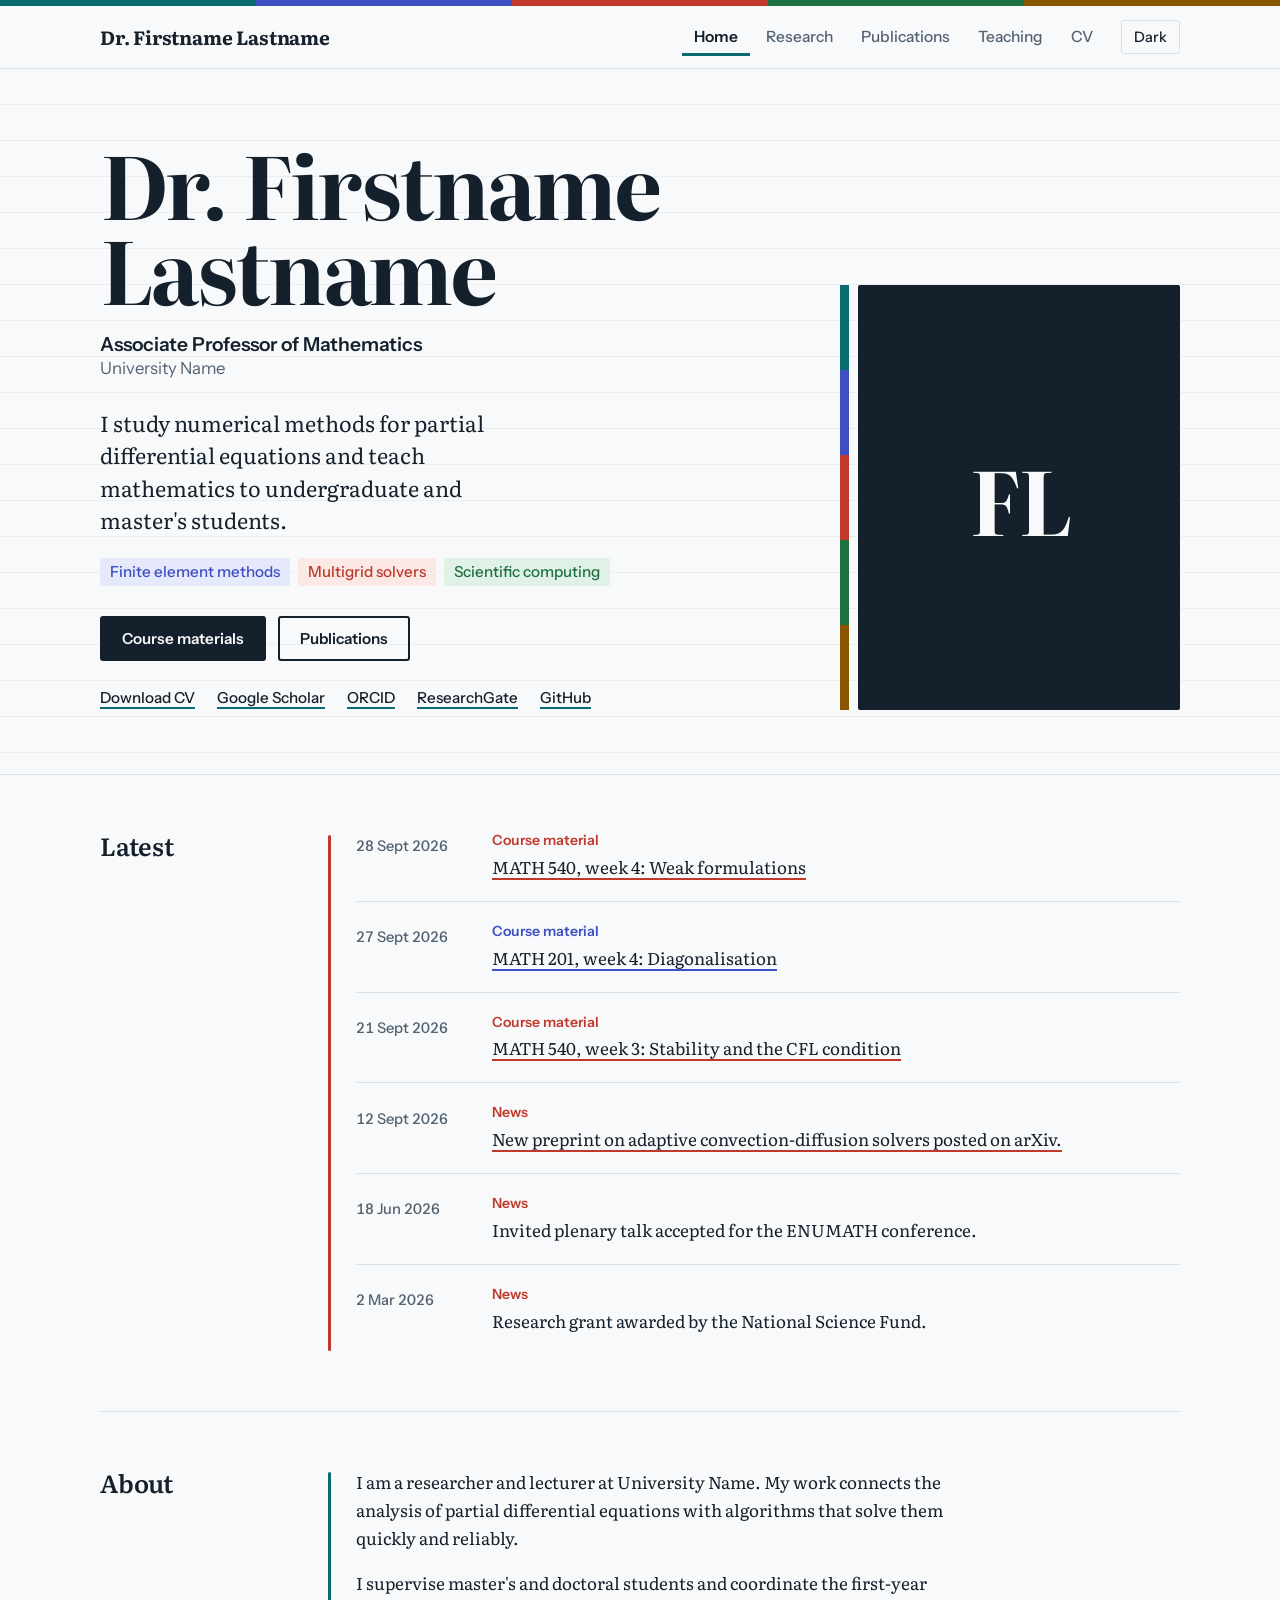
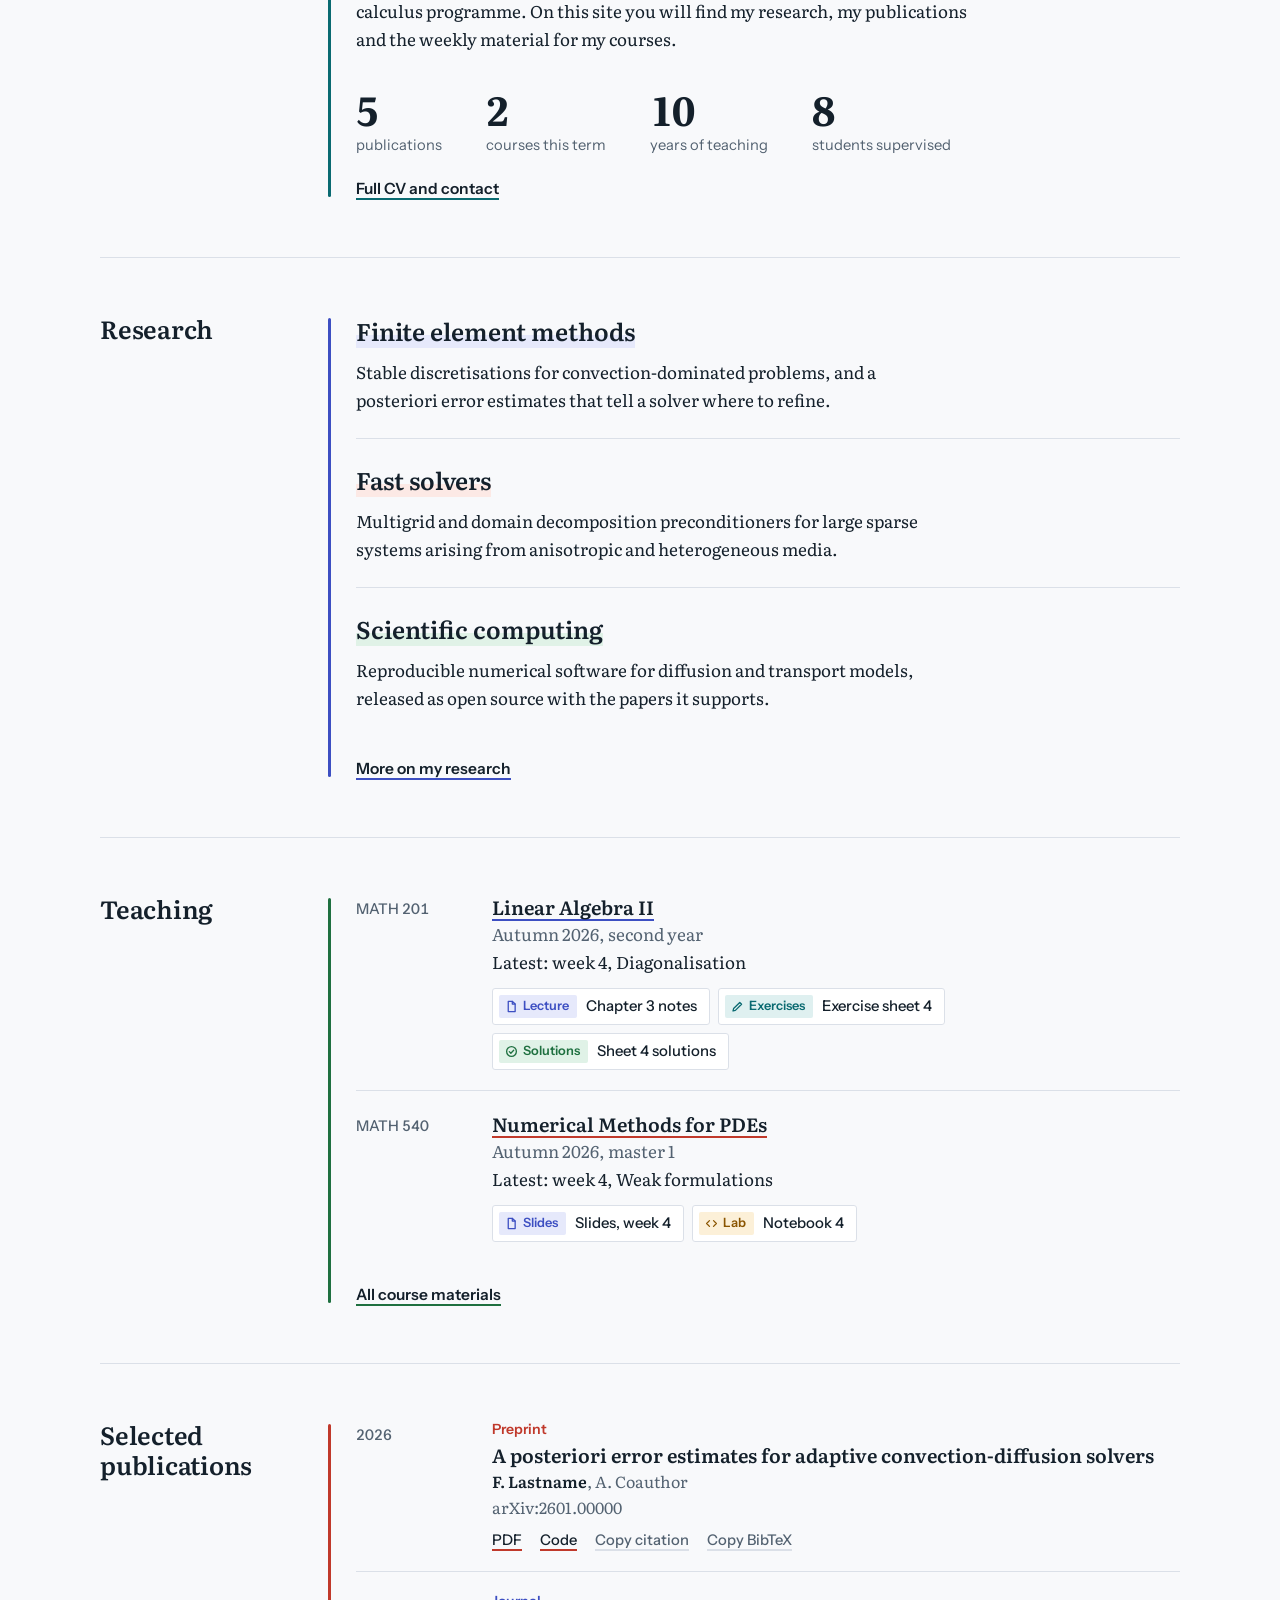
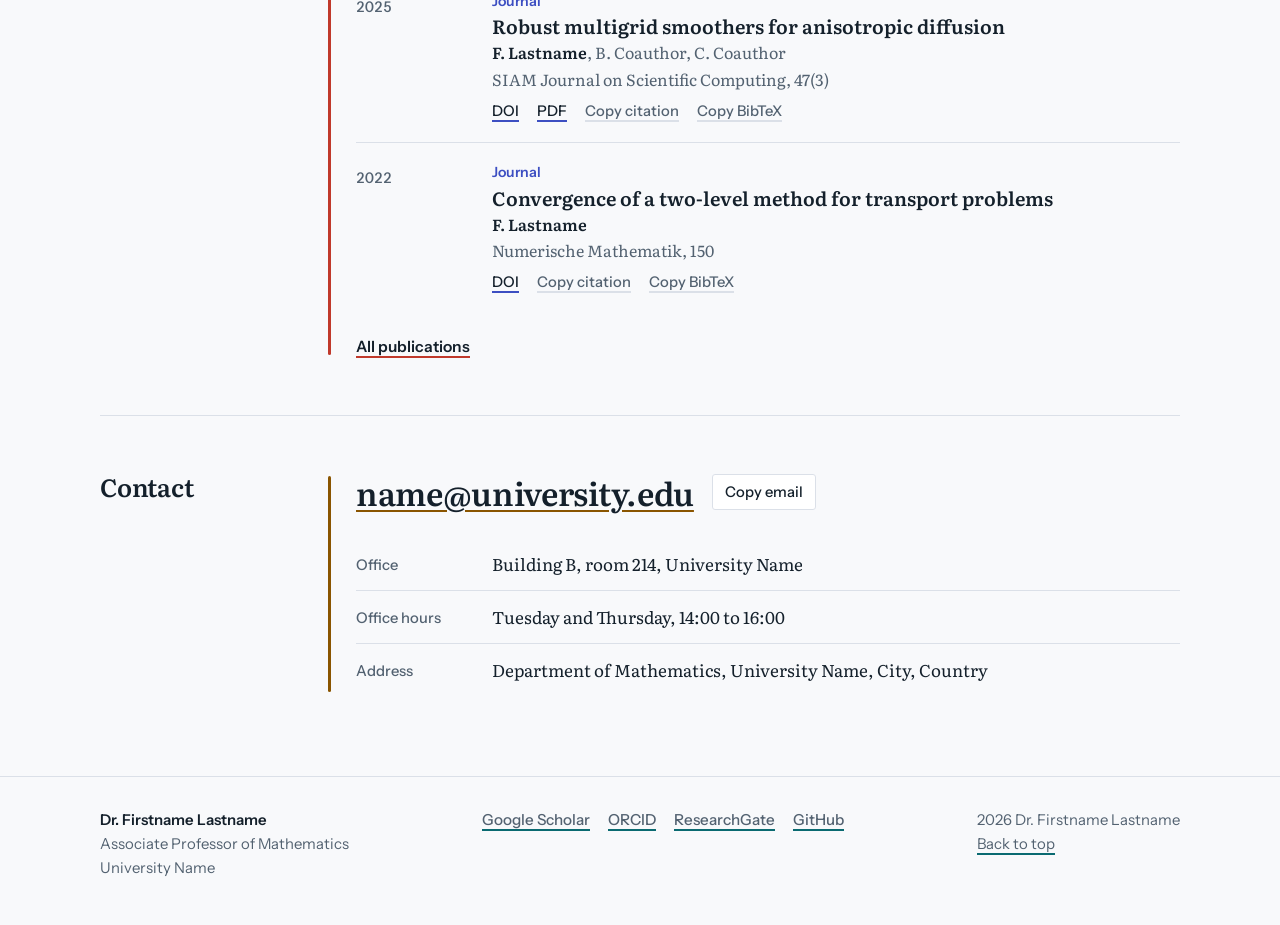
<file: index.html>
<!doctype html>
<html lang="en">
<head>
<meta charset="utf-8">
<meta name="viewport" content="width=device-width, initial-scale=1, viewport-fit=cover">
<title>Academic website</title>
<meta name="description" content="Academic website with research, publications and course materials.">
<link rel="preconnect" href="https://fonts.googleapis.com">
<link rel="preconnect" href="https://fonts.gstatic.com" crossorigin>
<link rel="stylesheet" href="https://fonts.googleapis.com/css2?family=Instrument+Sans:wght@400..700&family=Literata:ital,opsz,wght@0,7..72,300..800;1,7..72,300..800&display=swap">
<link rel="icon" href="assets/favicon.svg" type="image/svg+xml">
<link rel="stylesheet" href="assets/style.css">
<script>try{var t=localStorage.getItem("theme");if(t)document.documentElement.dataset.theme=t}catch(e){}</script>
</head>
<body>
<div id="hdr"></div>
<main id="main"><div id="app" data-page="home"></div></main>
<div id="ftr"></div>
<noscript><p style="padding:24px;font-family:sans-serif">This site needs JavaScript to show its content. Please enable it in your browser.</p></noscript>
<script src="data.js"></script>
<script src="assets/site.js"></script>
</body>
</html>
</file>
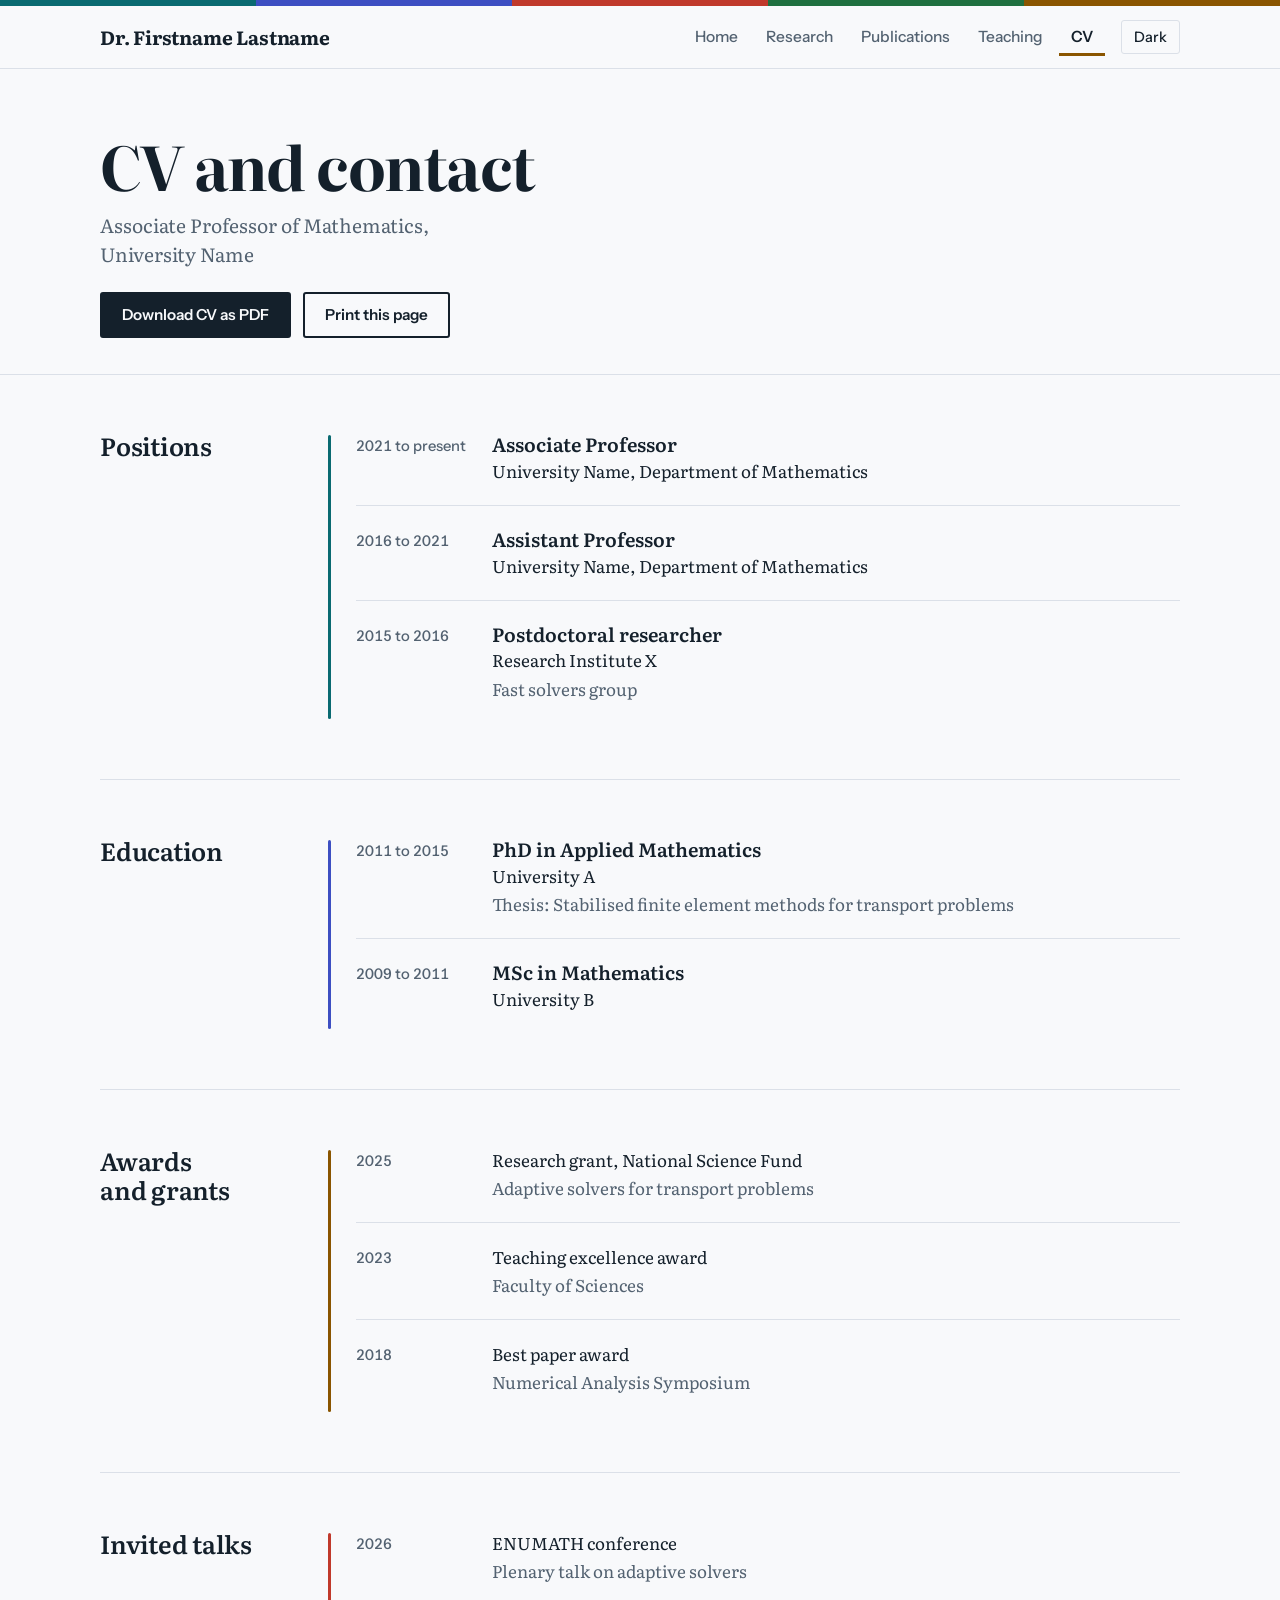
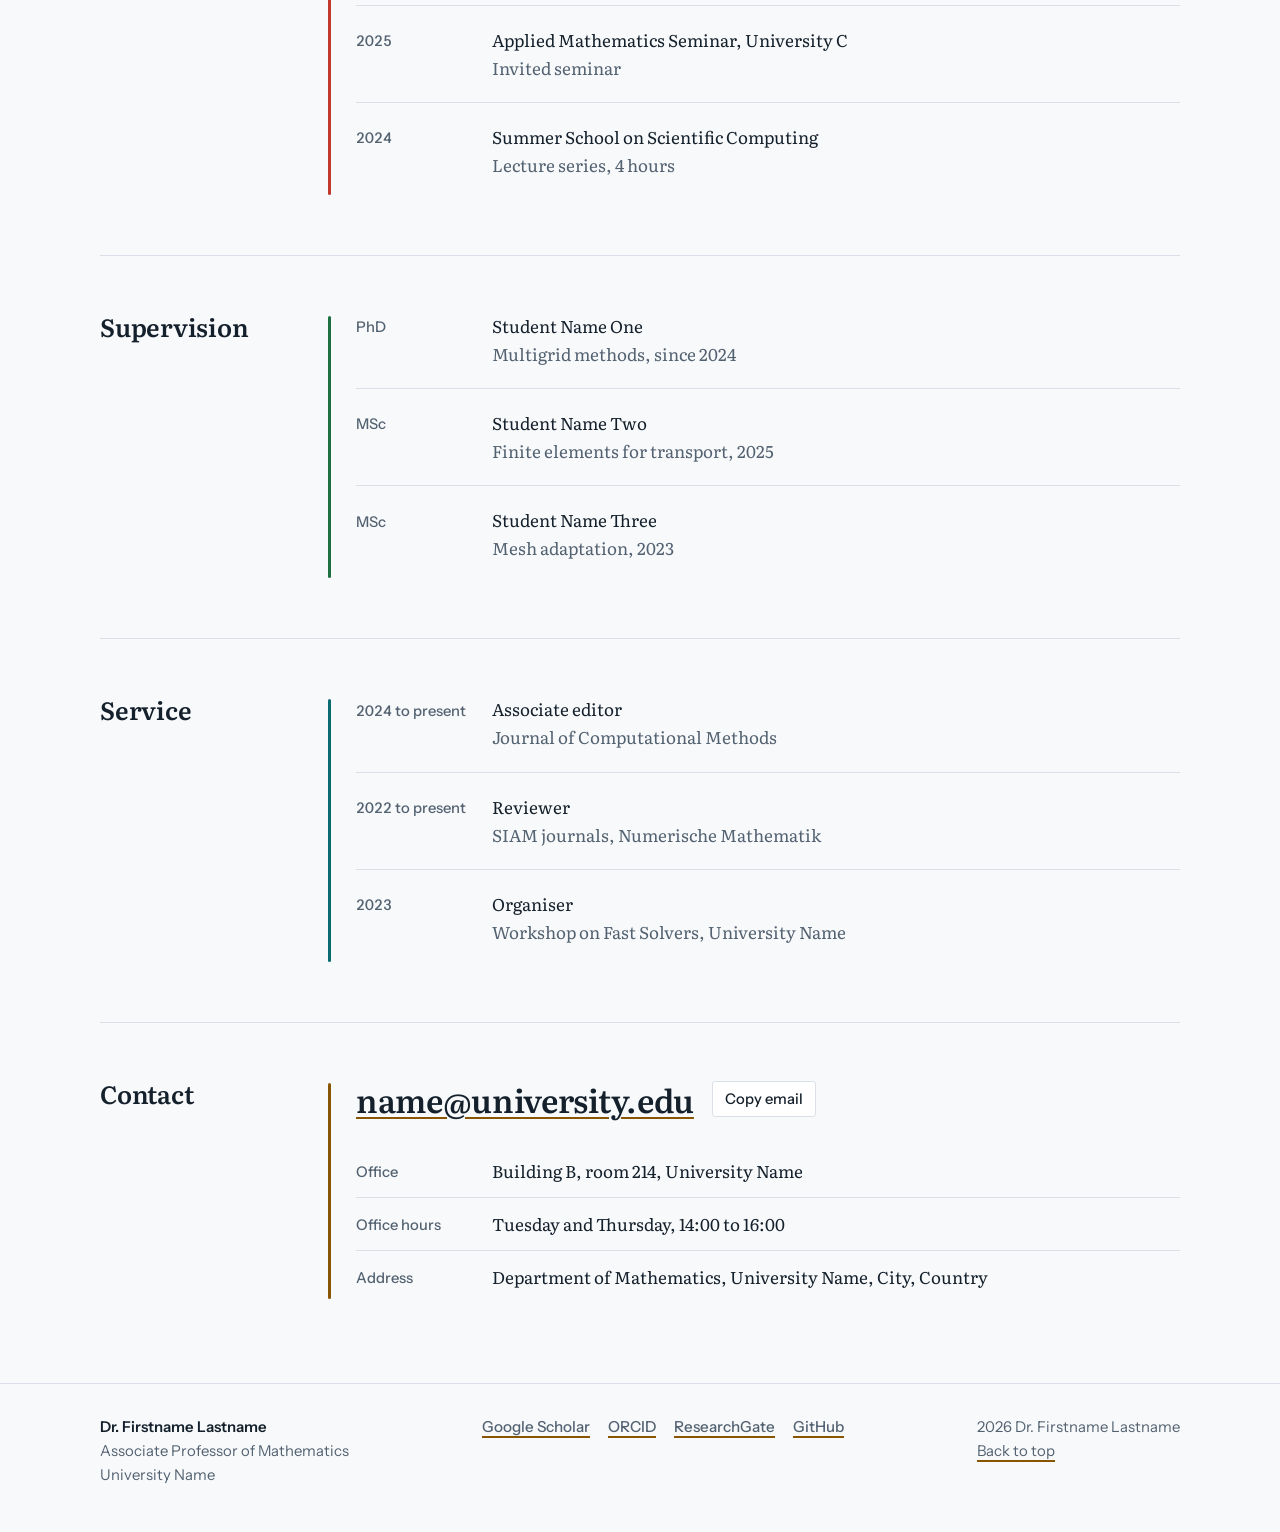
<file: cv.html>
<!doctype html>
<html lang="en">
<head>
<meta charset="utf-8">
<meta name="viewport" content="width=device-width, initial-scale=1, viewport-fit=cover">
<title>Academic website</title>
<meta name="description" content="Academic website with research, publications and course materials.">
<link rel="preconnect" href="https://fonts.googleapis.com">
<link rel="preconnect" href="https://fonts.gstatic.com" crossorigin>
<link rel="stylesheet" href="https://fonts.googleapis.com/css2?family=Instrument+Sans:wght@400..700&family=Literata:ital,opsz,wght@0,7..72,300..800;1,7..72,300..800&display=swap">
<link rel="icon" href="assets/favicon.svg" type="image/svg+xml">
<link rel="stylesheet" href="assets/style.css">
<script>try{var t=localStorage.getItem("theme");if(t)document.documentElement.dataset.theme=t}catch(e){}</script>
</head>
<body>
<div id="hdr"></div>
<main id="main"><div id="app" data-page="cv"></div></main>
<div id="ftr"></div>
<noscript><p style="padding:24px;font-family:sans-serif">This site needs JavaScript to show its content. Please enable it in your browser.</p></noscript>
<script src="data.js"></script>
<script src="assets/site.js"></script>
</body>
</html>
</file>
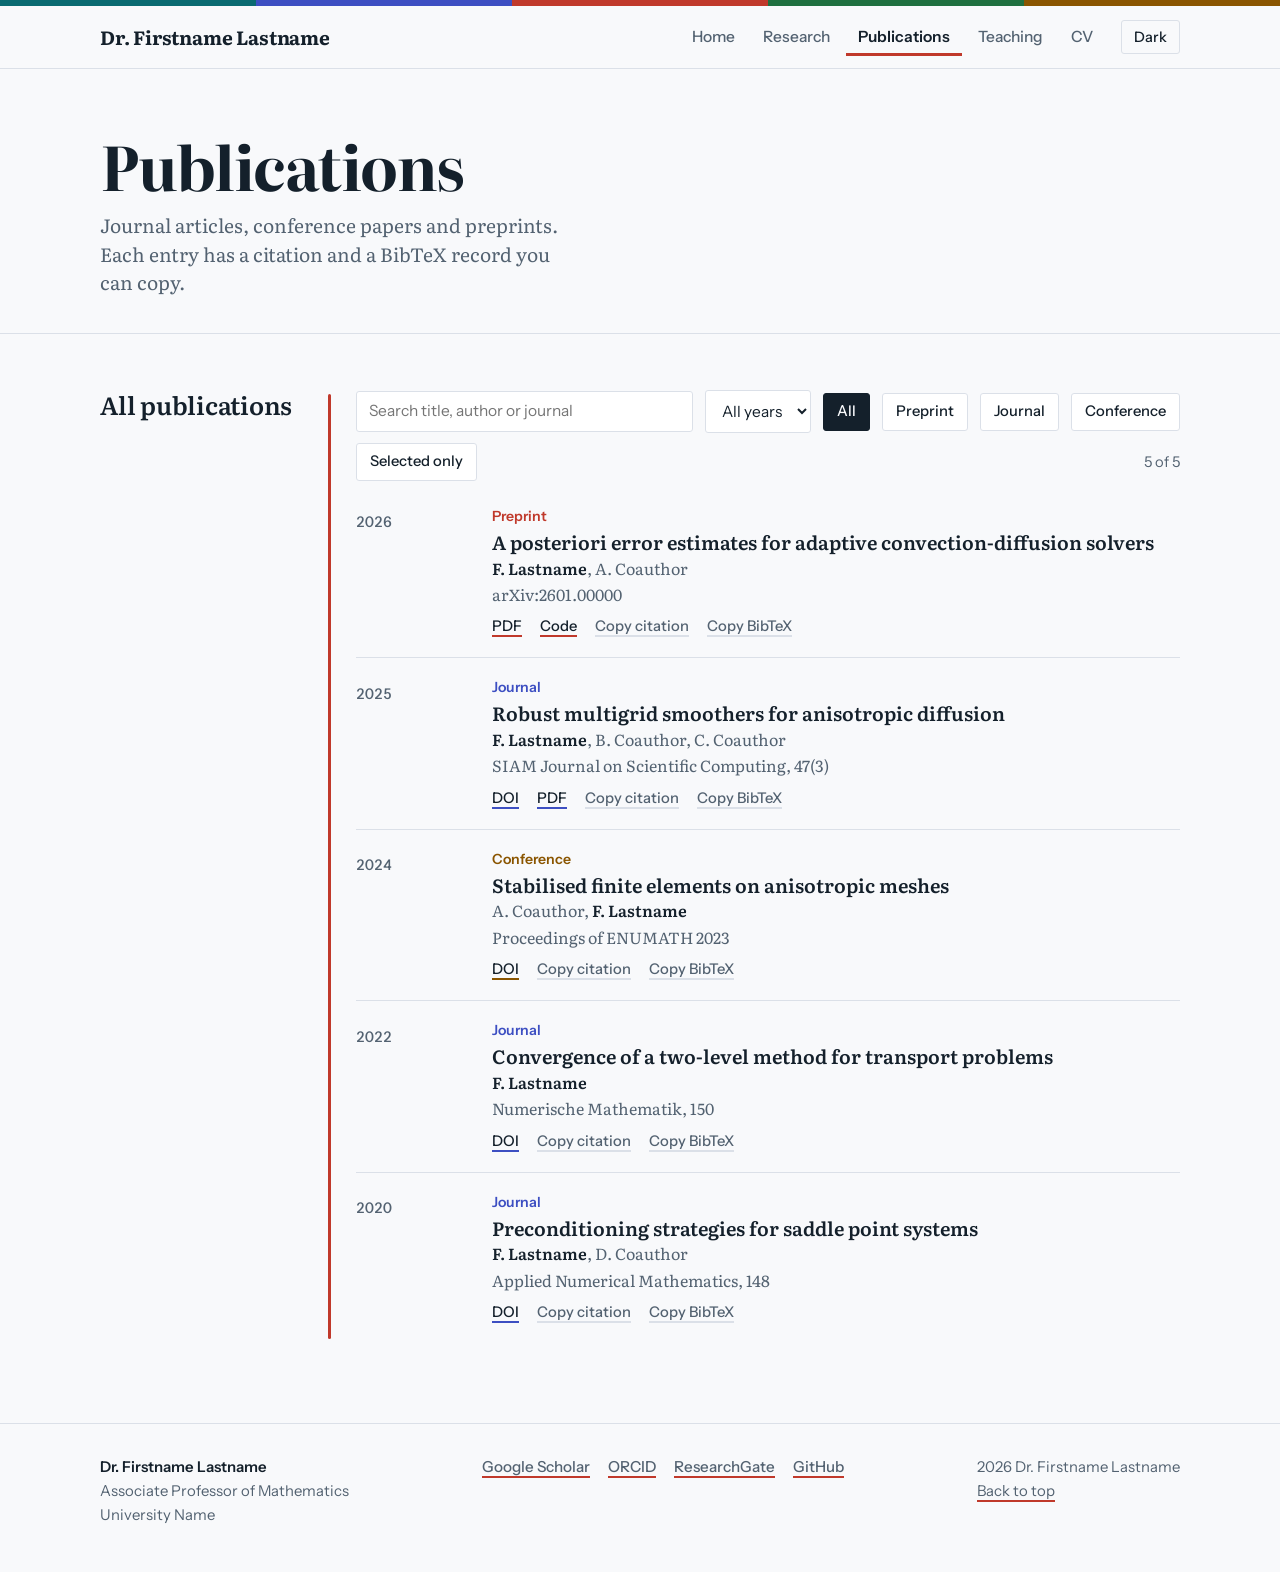
<file: publications.html>
<!doctype html>
<html lang="en">
<head>
<meta charset="utf-8">
<meta name="viewport" content="width=device-width, initial-scale=1, viewport-fit=cover">
<title>Academic website</title>
<meta name="description" content="Academic website with research, publications and course materials.">
<link rel="preconnect" href="https://fonts.googleapis.com">
<link rel="preconnect" href="https://fonts.gstatic.com" crossorigin>
<link rel="stylesheet" href="https://fonts.googleapis.com/css2?family=Instrument+Sans:wght@400..700&family=Literata:ital,opsz,wght@0,7..72,300..800;1,7..72,300..800&display=swap">
<link rel="icon" href="assets/favicon.svg" type="image/svg+xml">
<link rel="stylesheet" href="assets/style.css">
<script>try{var t=localStorage.getItem("theme");if(t)document.documentElement.dataset.theme=t}catch(e){}</script>
</head>
<body>
<div id="hdr"></div>
<main id="main"><div id="app" data-page="publications"></div></main>
<div id="ftr"></div>
<noscript><p style="padding:24px;font-family:sans-serif">This site needs JavaScript to show its content. Please enable it in your browser.</p></noscript>
<script src="data.js"></script>
<script src="assets/site.js"></script>
</body>
</html>
</file>
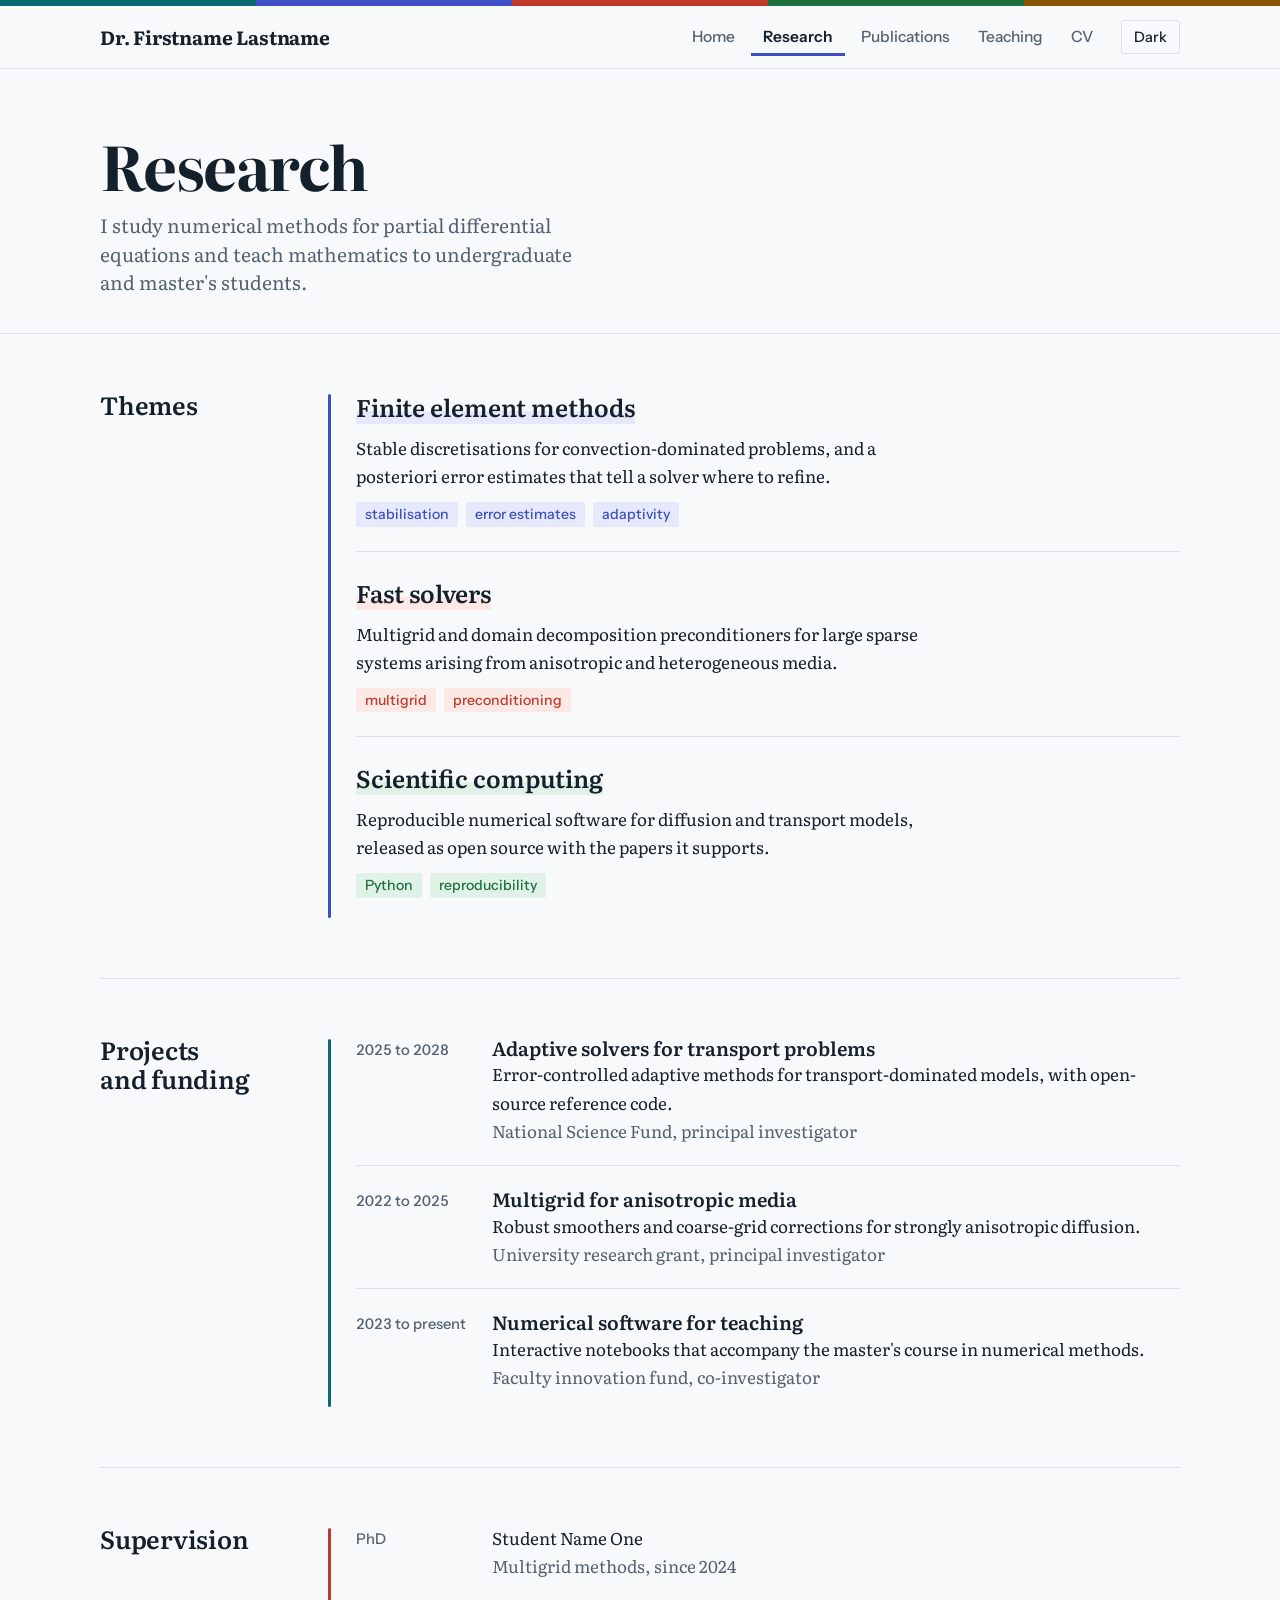
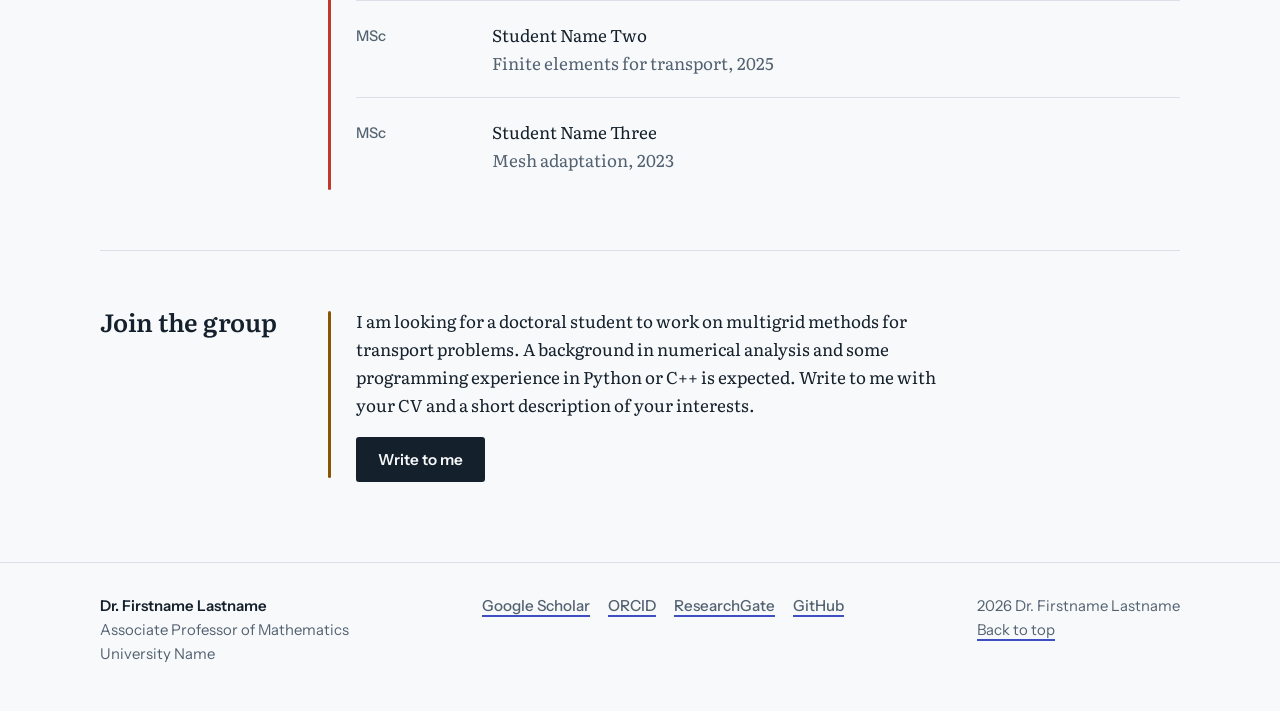
<file: research.html>
<!doctype html>
<html lang="en">
<head>
<meta charset="utf-8">
<meta name="viewport" content="width=device-width, initial-scale=1, viewport-fit=cover">
<title>Academic website</title>
<meta name="description" content="Academic website with research, publications and course materials.">
<link rel="preconnect" href="https://fonts.googleapis.com">
<link rel="preconnect" href="https://fonts.gstatic.com" crossorigin>
<link rel="stylesheet" href="https://fonts.googleapis.com/css2?family=Instrument+Sans:wght@400..700&family=Literata:ital,opsz,wght@0,7..72,300..800;1,7..72,300..800&display=swap">
<link rel="icon" href="assets/favicon.svg" type="image/svg+xml">
<link rel="stylesheet" href="assets/style.css">
<script>try{var t=localStorage.getItem("theme");if(t)document.documentElement.dataset.theme=t}catch(e){}</script>
</head>
<body>
<div id="hdr"></div>
<main id="main"><div id="app" data-page="research"></div></main>
<div id="ftr"></div>
<noscript><p style="padding:24px;font-family:sans-serif">This site needs JavaScript to show its content. Please enable it in your browser.</p></noscript>
<script src="data.js"></script>
<script src="assets/site.js"></script>
</body>
</html>
</file>
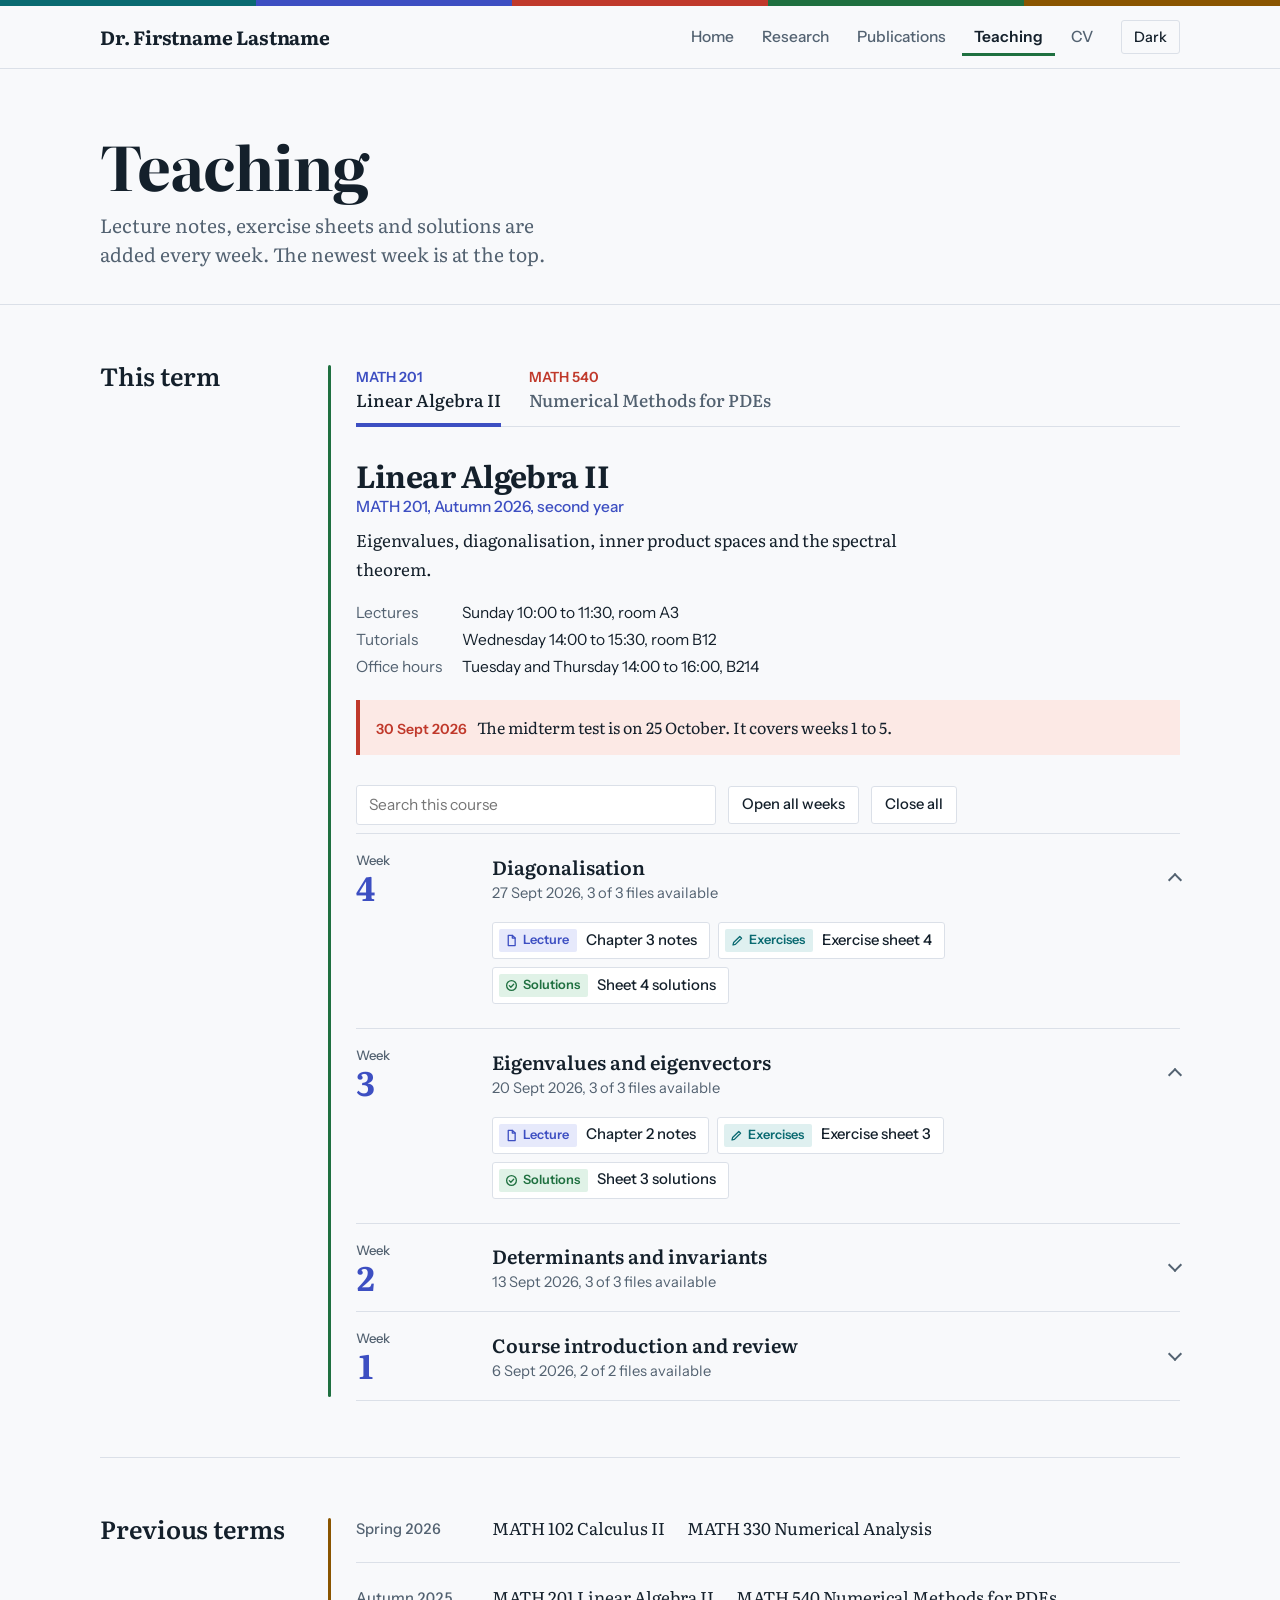
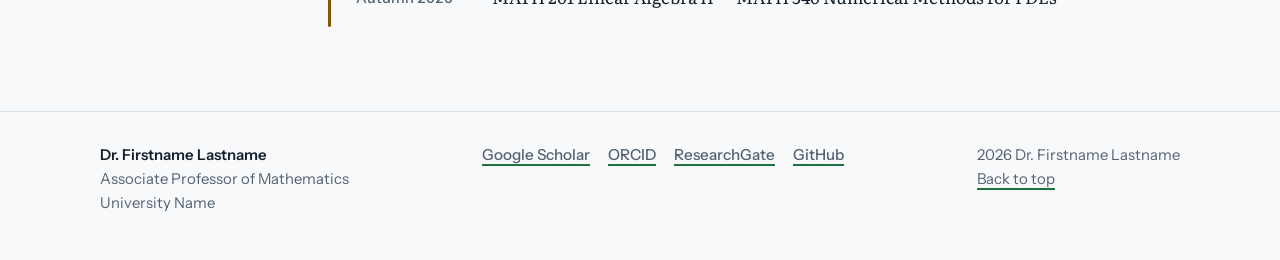
<file: teaching.html>
<!doctype html>
<html lang="en">
<head>
<meta charset="utf-8">
<meta name="viewport" content="width=device-width, initial-scale=1, viewport-fit=cover">
<title>Academic website</title>
<meta name="description" content="Academic website with research, publications and course materials.">
<link rel="preconnect" href="https://fonts.googleapis.com">
<link rel="preconnect" href="https://fonts.gstatic.com" crossorigin>
<link rel="stylesheet" href="https://fonts.googleapis.com/css2?family=Instrument+Sans:wght@400..700&family=Literata:ital,opsz,wght@0,7..72,300..800;1,7..72,300..800&display=swap">
<link rel="icon" href="assets/favicon.svg" type="image/svg+xml">
<link rel="stylesheet" href="assets/style.css">
<script>try{var t=localStorage.getItem("theme");if(t)document.documentElement.dataset.theme=t}catch(e){}</script>
</head>
<body>
<div id="hdr"></div>
<main id="main"><div id="app" data-page="teaching"></div></main>
<div id="ftr"></div>
<noscript><p style="padding:24px;font-family:sans-serif">This site needs JavaScript to show its content. Please enable it in your browser.</p></noscript>
<script src="data.js"></script>
<script src="assets/site.js"></script>
</body>
</html>
</file>
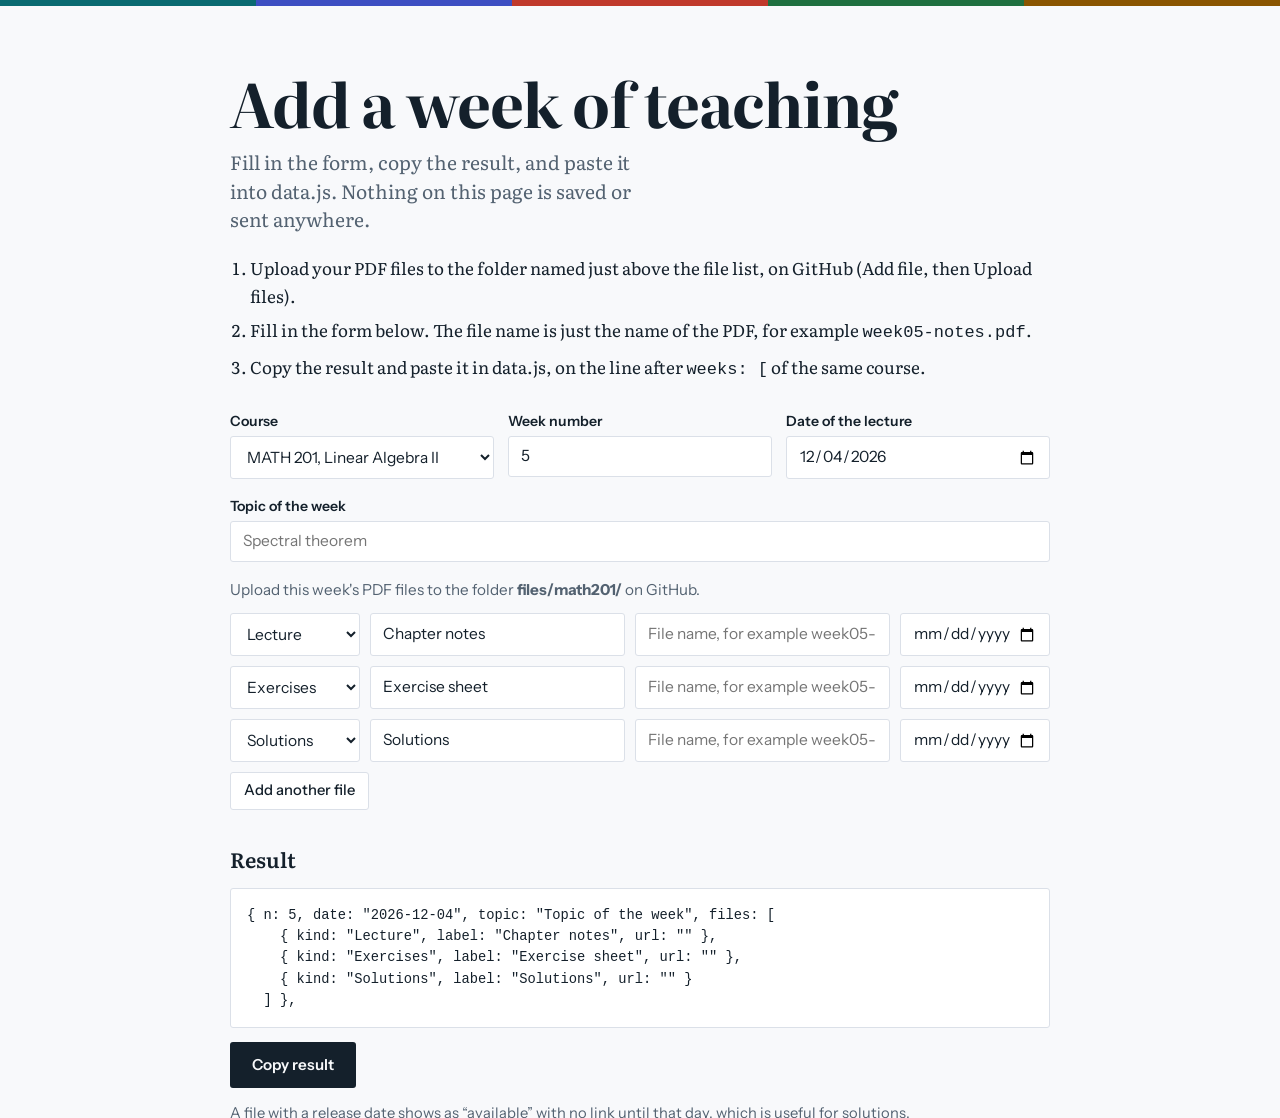
<file: tools/new-week.html>
<!doctype html>
<html lang="en">
<head>
<meta charset="utf-8">
<meta name="viewport" content="width=device-width, initial-scale=1, viewport-fit=cover">
<meta name="robots" content="noindex">
<title>Add a week of teaching</title>
<link rel="stylesheet" href="https://fonts.googleapis.com/css2?family=Instrument+Sans:wght@400..700&family=Literata:ital,opsz,wght@0,7..72,300..800;1,7..72,300..800&display=swap">
<link rel="icon" href="../assets/favicon.svg" type="image/svg+xml">
<link rel="stylesheet" href="../assets/style.css">
<script>try{var t=localStorage.getItem("theme");if(t)document.documentElement.dataset.theme=t}catch(e){}</script>
</head>
<body data-page="teaching">
<div class="stripe" aria-hidden="true"><i></i><i></i><i></i><i></i><i></i></div>
<div class="wrap" style="max-width:860px">
  <div class="pagehead" style="padding-bottom:20px">
    <h1>Add a week of teaching</h1>
    <p>Fill in the form, copy the result, and paste it into data.js. Nothing on this page is saved or sent anywhere.</p>
  </div>

  <ol class="what" style="padding-left:1.2em;list-style:decimal;display:flex;flex-direction:column;gap:6px;margin-bottom:28px">
    <li>Upload your PDF files to the folder named just above the file list, on GitHub (Add file, then Upload files).</li>
    <li>Fill in the form below. The file name is just the name of the PDF, for example <code>week05-notes.pdf</code>.</li>
    <li>Copy the result and paste it in data.js, on the line after <code>weeks: [</code> of the same course.</li>
  </ol>

  <div class="formgrid">
    <label>Course <select class="field" id="course"></select></label>
    <label>Week number <input class="field" type="number" id="n" min="1"></label>
    <label>Date of the lecture <input class="field" type="date" id="date"></label>
  </div>
  <div class="formgrid"><label style="grid-column:1/-1">Topic of the week <input class="field" type="text" id="topic" placeholder="Spectral theorem"></label></div>

  <p class="muted" id="folderNote" style="font:400 .95rem var(--sans);margin-bottom:14px"></p>
  <div id="rows"></div>
  <button type="button" class="toggle" id="add">Add another file</button>

  <h2 style="font:600 1.3rem var(--serif);margin-top:34px">Result</h2>
  <pre class="out" id="out" tabindex="0"></pre>
  <button type="button" class="btn" id="copy">Copy result</button>
  <p class="muted" style="font:400 .92rem var(--sans);margin-top:16px">A file with a release date shows as “available” with no link until that day, which is useful for solutions.</p>
</div>

<script src="../data.js"></script>
<script>
(function () {
  var S = SITE, $ = function (id) { return document.getElementById(id); };
  var KINDS = ["Lecture", "Slides", "Exercises", "Solutions", "Lab", "Syllabus", "Exam", "Reading"];
  var presets = [["Lecture", "Chapter notes"], ["Exercises", "Exercise sheet"], ["Solutions", "Solutions"]];
  var iso = function (d) { var m = d.getMonth() + 1, day = d.getDate(); return d.getFullYear() + "-" + (m < 10 ? "0" : "") + m + "-" + (day < 10 ? "0" : "") + day; };
  var q = function (s) { return JSON.stringify(String(s)); };

  $("course").innerHTML = S.courses.map(function (c, i) { return '<option value="' + i + '">' + c.code + ", " + c.title + "</option>"; }).join("");
  $("date").value = iso(new Date());

  function course() { return S.courses[Number($("course").value)]; }
  function folder() { var c = course(); return (c.folder || "files/" + c.id).replace(/\/$/, ""); }
  function nextWeek() { return Math.max.apply(null, [0].concat(course().weeks.map(function (w) { return w.n; }))) + 1; }

  function addRow(kind, label) {
    var d = document.createElement("div"); d.className = "filerow";
    d.innerHTML = '<select class="field k" aria-label="Kind">' + KINDS.map(function (k) { return "<option" + (k === kind ? " selected" : "") + ">" + k + "</option>"; }).join("") + "</select>" +
      '<input class="field l" type="text" aria-label="Label shown on the site" placeholder="Label shown on the site" value="' + (label || "") + '">' +
      '<input class="field f" type="text" aria-label="File name" placeholder="File name, for example week05-notes.pdf">' +
      '<input class="field r" type="date" aria-label="Release date (optional)" title="Release date (optional)">';
    $("rows").appendChild(d);
  }
  function refresh() {
    $("folderNote").innerHTML = "Upload this week's PDF files to the folder <strong>" + folder() + "/</strong> on GitHub.";
    var rows = Array.prototype.slice.call(document.querySelectorAll(".filerow")), lines = [];
    rows.forEach(function (r) {
      var kind = r.querySelector(".k").value, label = r.querySelector(".l").value.trim(), file = r.querySelector(".f").value.trim(), rel = r.querySelector(".r").value;
      if (!label && !file) return;
      var url = file ? folder() + "/" + file : "";
      lines.push("    { kind: " + q(kind) + ", label: " + q(label || kind) + ", url: " + q(url) + (rel ? ", release: " + q(rel) : "") + " }");
    });
    var topic = $("topic").value.trim() || "Topic of the week";
    $("out").textContent = "{ n: " + ($("n").value || 1) + ", date: " + q($("date").value) + ", topic: " + q(topic) + ", files: [\n" + lines.join(",\n") + "\n  ] },";
  }
  presets.forEach(function (p) { addRow(p[0], p[1]); });
  $("n").value = nextWeek();
  $("course").addEventListener("change", function () { $("n").value = nextWeek(); refresh(); });
  $("add").addEventListener("click", function () { addRow("Lecture", ""); refresh(); });
  document.addEventListener("input", refresh);
  $("copy").addEventListener("click", function () {
    var b = $("copy"), t = $("out").textContent;
    (navigator.clipboard ? navigator.clipboard.writeText(t) : Promise.reject()).then(function () { b.textContent = "Copied"; }, function () {
      var r = document.createRange(); r.selectNodeContents($("out")); var s = getSelection(); s.removeAllRanges(); s.addRange(r); b.textContent = "Selected, press Ctrl+C";
    });
    setTimeout(function () { b.textContent = "Copy result"; }, 1800);
  });
  refresh();
})();
</script>
</body>
</html>
</file>
<file: assets/style.css>
/* Academic portfolio styles. Colours and fonts are set in the first blocks. */
:root {
  --paper: #f8f9fb; --surface: #ffffff; --ink: #14202b; --muted: #536271; --line: #dbe0e8; --rule: rgba(20, 32, 43, .055); --on: #ffffff;
  --teal: #0a6a71;   --teal-s: #dff0f0;
  --indigo: #3d4fc2; --indigo-s: #e6e9fb;
  --coral: #c0392b;  --coral-s: #fce9e5;
  --amber: #8a5500;  --amber-s: #fcf0d8;
  --green: #1f7040;  --green-s: #e0f2e7;
  --c: var(--teal); --cs: var(--teal-s);
  --serif: "Literata", Georgia, "Times New Roman", serif;
  --sans: "Instrument Sans", system-ui, -apple-system, "Segoe UI", Roboto, sans-serif;
  color-scheme: light;
}
@media (prefers-color-scheme: dark) {
  :root:not([data-theme="light"]) {
    --paper: #0e1419; --surface: #151d25; --ink: #e8edf1; --muted: #9aa9b6; --line: #26323d; --rule: rgba(232, 237, 241, .05); --on: #0b1217;
    --teal: #62c9d0; --teal-s: #13323a; --indigo: #a3adff; --indigo-s: #1d2250; --coral: #ff9482; --coral-s: #3b201c;
    --amber: #f2bb55; --amber-s: #3a2d10; --green: #78d9a1; --green-s: #12301f;
    color-scheme: dark;
  }
}
:root[data-theme="dark"] {
  --paper: #0e1419; --surface: #151d25; --ink: #e8edf1; --muted: #9aa9b6; --line: #26323d; --rule: rgba(232, 237, 241, .05); --on: #0b1217;
  --teal: #62c9d0; --teal-s: #13323a; --indigo: #a3adff; --indigo-s: #1d2250; --coral: #ff9482; --coral-s: #3b201c;
  --amber: #f2bb55; --amber-s: #3a2d10; --green: #78d9a1; --green-s: #12301f;
  color-scheme: dark;
}
body[data-page="home"], body[data-page="notfound"] { --c: var(--teal); --cs: var(--teal-s); }
body[data-page="research"] { --c: var(--indigo); --cs: var(--indigo-s); }
body[data-page="publications"] { --c: var(--coral); --cs: var(--coral-s); }
body[data-page="teaching"] { --c: var(--green); --cs: var(--green-s); }
body[data-page="cv"] { --c: var(--amber); --cs: var(--amber-s); }
.c-teal { --c: var(--teal); --cs: var(--teal-s); }
.c-indigo { --c: var(--indigo); --cs: var(--indigo-s); }
.c-coral { --c: var(--coral); --cs: var(--coral-s); }
.c-amber { --c: var(--amber); --cs: var(--amber-s); }
.c-green { --c: var(--green); --cs: var(--green-s); }

/* base */
* { box-sizing: border-box; }
html { scroll-behavior: smooth; -webkit-text-size-adjust: 100%; }
body { margin: 0; background: var(--paper); color: var(--ink); font: 400 1.0625rem/1.65 var(--serif); font-optical-sizing: auto; }
h1, h2, h3, h4, p, ul, ol, dl, dd { margin: 0; }
ul, ol { padding: 0; list-style: none; }
a { color: inherit; text-decoration-color: var(--c); text-decoration-thickness: 2px; text-underline-offset: 4px; }
a:hover { color: var(--c); }
:focus-visible { outline: 3px solid var(--c); outline-offset: 2px; border-radius: 2px; }
.wrap { max-width: 1120px; margin: 0 auto; padding-inline: 20px; }
.skip { position: absolute; left: 12px; top: -60px; z-index: 50; background: var(--ink); color: var(--paper); padding: 10px 14px; font: 600 .9rem var(--sans); }
.skip:focus { top: 12px; }
.muted { color: var(--muted); }
.empty { color: var(--muted); padding-block: 20px; }

/* header */
.stripe { display: flex; height: 6px; }
.stripe i { flex: 1; }
.stripe i:nth-child(1) { background: var(--teal); } .stripe i:nth-child(2) { background: var(--indigo); }
.stripe i:nth-child(3) { background: var(--coral); } .stripe i:nth-child(4) { background: var(--green); }
.stripe i:nth-child(5) { background: var(--amber); }
.bar { position: sticky; top: 0; z-index: 20; background: var(--paper); border-bottom: 1px solid var(--line); }
.bar-in { display: flex; align-items: center; gap: 16px; min-height: 62px; }
.brand { font: 700 1.2rem/1.1 var(--serif); letter-spacing: -.01em; text-decoration: none; white-space: nowrap; }
.brand:hover { color: var(--ink); }
.nav { display: flex; gap: 4px; margin-left: auto; }
.nav a { font: 500 .97rem/1 var(--sans); text-decoration: none; padding: 11px 12px 9px; border-bottom: 3px solid transparent; color: var(--muted); }
.nav a:hover { color: var(--ink); border-bottom-color: var(--c); }
.nav a[aria-current="page"] { color: var(--ink); border-bottom-color: var(--c); font-weight: 600; }
.mode, .menu-btn { font: 500 .9rem/1 var(--sans); background: transparent; color: var(--ink); border: 1px solid var(--line); border-radius: 3px; padding: 9px 12px; cursor: pointer; }
.mode:hover, .menu-btn:hover { border-color: var(--ink); }
.menu-btn { display: none; }
@media (max-width: 860px) {
  .menu-btn { display: inline-block; margin-left: auto; }
  .nav { display: none; position: absolute; left: 0; right: 0; top: 100%; flex-direction: column; gap: 0; margin: 0; background: var(--paper); border-bottom: 1px solid var(--line); padding: 6px 20px 14px; }
  .nav.open { display: flex; }
  .nav a { padding: 14px 4px 12px; border-bottom: 1px solid var(--line); }
  .nav a[aria-current="page"] { border-bottom-color: var(--c); }
}

/* buttons and links */
.btn { display: inline-flex; align-items: center; font: 600 .95rem/1 var(--sans); padding: 13px 20px; border: 2px solid var(--ink); background: var(--ink); color: var(--paper); text-decoration: none; border-radius: 3px; cursor: pointer; }
.btn:hover { background: var(--c); border-color: var(--c); color: var(--on); }
.btn.plain { background: transparent; color: var(--ink); }
.btn.plain:hover { background: var(--ink); border-color: var(--ink); color: var(--paper); }
.actions { display: flex; flex-wrap: wrap; gap: 12px; }
.tlink { font: 600 .97rem/1.4 var(--sans); }
.linkrow { display: flex; flex-wrap: wrap; gap: 6px 22px; font: 500 .95rem/1.5 var(--sans); }
.more { display: inline-block; margin-top: 22px; font: 600 .97rem/1.4 var(--sans); }

/* hero */
.hero { border-bottom: 1px solid var(--line); background-image: repeating-linear-gradient(to bottom, transparent 0 35px, var(--rule) 35px 36px); }
.hero-grid { display: grid; grid-template-columns: minmax(0, 1fr) 340px; gap: 64px; align-items: end; padding-block: 72px 64px; }
.hero h1 { font: 700 clamp(2.9rem, 7vw, 5.4rem)/.98 var(--serif); letter-spacing: -.03em; font-variation-settings: "opsz" 72; text-wrap: balance; }
.role { font: 600 1.2rem/1.3 var(--sans); margin-top: 22px; }
.inst { font: 400 1.05rem/1.4 var(--sans); color: var(--muted); }
.lede { font-size: 1.35rem; line-height: 1.5; max-width: 34ch; margin-top: 26px; text-wrap: pretty; }
.interests { display: flex; flex-wrap: wrap; gap: 8px; margin-top: 22px; font: 500 .95rem/1.3 var(--sans); }
.interests li { padding: 4px 10px; background: var(--cs); color: var(--c); border-radius: 2px; }
.hero .actions { margin-top: 30px; }
.hero .linkrow { margin-top: 26px; }
.portrait { position: relative; width: 100%; max-width: 340px; justify-self: end; aspect-ratio: 4 / 5; padding-left: 18px; }
.spine { position: absolute; left: 0; top: 0; bottom: 0; width: 9px; display: flex; flex-direction: column; }
.spine i { flex: 1; transform-origin: top; animation: grow .8s cubic-bezier(.2, .7, .2, 1) backwards; }
.spine i:nth-child(1) { background: var(--teal); } .spine i:nth-child(2) { background: var(--indigo); animation-delay: .1s; }
.spine i:nth-child(3) { background: var(--coral); animation-delay: .2s; } .spine i:nth-child(4) { background: var(--green); animation-delay: .3s; }
.spine i:nth-child(5) { background: var(--amber); animation-delay: .4s; }
@keyframes grow { from { transform: scaleY(0); } }
.ph { width: 100%; height: 100%; border-radius: 2px; overflow: hidden; background: var(--ink); display: grid; place-items: center; }
.ph img { width: 100%; height: 100%; object-fit: cover; display: block; }
.ph span { font: 700 5.5rem/1 var(--serif); color: var(--paper); letter-spacing: -.03em; }
@media (max-width: 860px) {
  .hero-grid { grid-template-columns: minmax(0, 1fr); gap: 36px; padding-block: 40px 44px; }
  .portrait { order: -1; justify-self: start; max-width: 200px; }
  .ph span { font-size: 3.6rem; }
}

/* sections: a margin column on the left, the content on the right */
.sec { display: grid; grid-template-columns: 200px minmax(0, 1fr); column-gap: 56px; padding-block: 56px; border-top: 1px solid var(--line); }
.sec:first-child { border-top: 0; }
.sec > h2 { font: 600 1.55rem/1.2 var(--serif); letter-spacing: -.01em; align-self: start; position: sticky; top: 84px; text-wrap: balance; }
.sec-body { position: relative; min-width: 0; }
.sec-body::before { content: ""; position: absolute; left: -28px; top: 4px; bottom: 4px; width: 3px; border-radius: 2px; background: var(--c); }
@media (max-width: 860px) {
  .sec { grid-template-columns: minmax(0, 1fr); row-gap: 22px; padding-block: 40px; }
  .sec > h2 { position: static; border-left: 4px solid var(--c); padding-left: 12px; }
  .sec-body::before { display: none; }
}
.pagehead { padding-block: 64px 36px; }
.pagehead h1 { font: 700 clamp(2.4rem, 5.5vw, 3.8rem)/1.05 var(--serif); letter-spacing: -.025em; font-variation-settings: "opsz" 72; text-wrap: balance; }
.pagehead p { color: var(--muted); font-size: 1.2rem; line-height: 1.5; max-width: 44ch; margin-top: 14px; text-wrap: pretty; }
.pagehead .actions { margin-top: 24px; }
.pagewrap { border-bottom: 1px solid var(--line); }

/* entries: a date or label on the left, the details on the right */
.entry { display: grid; grid-template-columns: 112px minmax(0, 1fr); gap: 6px 24px; padding-block: 20px; border-top: 1px solid var(--line); }
.entry:first-child { border-top: 0; padding-top: 0; }
.when { font: 500 .92rem/1.7 var(--sans); color: var(--muted); font-variant-numeric: tabular-nums; padding-top: .2rem; }
.what { min-width: 0; }
.what h3 { font: 600 1.2rem/1.35 var(--serif); text-wrap: balance; }
.what p { color: var(--muted); }
.what .lead { color: var(--ink); }
.kind { display: block; font: 600 .88rem/1.4 var(--sans); color: var(--c); margin-bottom: 2px; }
@media (max-width: 560px) { .entry { grid-template-columns: minmax(0, 1fr); } .when { padding-top: 0; } }

/* about */
.bio { display: flex; flex-direction: column; gap: 1em; max-width: 62ch; }
.figures { display: flex; flex-wrap: wrap; gap: 20px 44px; margin-top: 36px; }
.figures div { display: flex; flex-direction: column-reverse; }
.figures dd { font: 700 2.5rem/1 var(--serif); letter-spacing: -.02em; font-variant-numeric: tabular-nums; }
.figures dt { font: 400 .92rem/1.4 var(--sans); color: var(--muted); margin-top: 6px; }

/* research */
.theme h3 { display: inline; font: 600 1.5rem/1.4 var(--serif); background: linear-gradient(transparent 62%, var(--cs) 62%); }
.theme p { margin-top: 10px; max-width: 58ch; }
.kw { display: flex; flex-wrap: wrap; gap: 6px 8px; margin-top: 12px; font: 500 .88rem/1.3 var(--sans); }
.kw li { color: var(--c); background: var(--cs); padding: 3px 9px; border-radius: 2px; }
.theme { padding-block: 24px; border-top: 1px solid var(--line); }
.theme:first-child { border-top: 0; padding-top: 0; }
.callout p { max-width: 60ch; }
.callout .btn { margin-top: 18px; }

/* controls */
.tools { display: flex; flex-wrap: wrap; align-items: center; gap: 10px 12px; margin-bottom: 26px; }
.field { font: 400 .97rem/1.2 var(--sans); color: var(--ink); background: var(--surface); border: 1px solid var(--line); border-radius: 3px; padding: 10px 12px; min-width: 0; }
.field:hover { border-color: var(--muted); }
.tools input.field, .wtools input.field { flex: 1 1 240px; max-width: 360px; }
.toggle { font: 500 .92rem/1.2 var(--sans); padding: 9px 13px; border: 1px solid var(--line); background: var(--surface); color: var(--ink); border-radius: 3px; cursor: pointer; }
.toggle:hover { border-color: var(--ink); }
.toggle[aria-pressed="true"] { background: var(--ink); border-color: var(--ink); color: var(--paper); }
.count { font: 400 .92rem var(--sans); color: var(--muted); margin-left: auto; }

/* publications */
.pub .meta { font-size: 1rem; }
.pub .meta strong { color: var(--ink); font-weight: 600; }
.plinks { display: flex; flex-wrap: wrap; gap: 6px 18px; margin-top: 8px; font: 500 .92rem/1.5 var(--sans); }
.plinks button { font: inherit; color: var(--muted); background: none; border: 0; padding: 0; cursor: pointer; text-decoration: underline; text-decoration-color: var(--line); text-decoration-thickness: 2px; text-underline-offset: 4px; }
.plinks button:hover { color: var(--c); text-decoration-color: var(--c); }

/* files */
.files { display: flex; flex-wrap: wrap; gap: 8px; margin-top: 12px; }
.file { display: inline-flex; align-items: center; gap: 9px; max-width: 100%; padding: 6px 12px 6px 6px; border: 1px solid var(--line); border-radius: 3px; background: var(--surface); text-decoration: none; font: 500 .93rem/1.3 var(--sans); }
.fk { display: inline-flex; align-items: center; gap: 5px; font: 600 .8rem/1 var(--sans); color: var(--c); background: var(--cs); padding: 5px 8px 5px 6px; border-radius: 2px; flex: none; }
.fk svg { width: 13px; height: 13px; fill: none; stroke: currentColor; stroke-width: 1.6; stroke-linecap: round; stroke-linejoin: round; }
a.file:hover { border-color: var(--c); color: var(--ink); }
.file.pending { border-style: dashed; color: var(--muted); background: transparent; }
.file em { font-style: normal; font-size: .82rem; color: var(--muted); }
.fresh { display: inline-block; font: 600 .75rem/1 var(--sans); background: var(--coral); color: var(--on); padding: 4px 7px; border-radius: 2px; margin-left: 10px; vertical-align: 3px; }

/* teaching */
.tabs { display: flex; flex-wrap: wrap; gap: 0 28px; border-bottom: 1px solid var(--line); margin-bottom: 30px; }
.tab { background: none; border: 0; border-bottom: 4px solid transparent; margin-bottom: -1px; padding: 6px 0 12px; text-align: left; cursor: pointer; color: var(--muted); }
.tab .tcode { display: block; font: 600 .88rem/1.5 var(--sans); color: var(--c); }
.tab .ttitle { display: block; font: 500 1.08rem/1.3 var(--serif); }
.tab:hover { color: var(--ink); }
.tab[aria-selected="true"] { border-bottom-color: var(--c); color: var(--ink); }
.course-head h3 { font: 700 1.9rem/1.2 var(--serif); letter-spacing: -.015em; }
.course-head .term { font: 500 .97rem var(--sans); color: var(--c); margin-top: 4px; }
.course-head p { max-width: 58ch; margin-top: 10px; }
.sched { display: grid; grid-template-columns: max-content minmax(0, 1fr); gap: 4px 20px; margin-top: 18px; font: 400 .97rem/1.5 var(--sans); }
.sched dt { color: var(--muted); }
.notice { margin-top: 22px; padding: 14px 16px; border-left: 4px solid var(--coral); background: var(--coral-s); font-size: 1rem; }
.notice time { font: 600 .88rem var(--sans); color: var(--coral); margin-right: 10px; }
.wtools { display: flex; flex-wrap: wrap; align-items: center; gap: 10px 12px; margin: 30px 0 8px; }
.week { border-top: 1px solid var(--line); }
.week:last-child { border-bottom: 1px solid var(--line); }
.week summary { list-style: none; display: grid; grid-template-columns: 112px minmax(0, 1fr) 20px; gap: 0 24px; align-items: center; padding-block: 18px; cursor: pointer; }
.week summary::-webkit-details-marker { display: none; }
.wnum { font: 700 2.1rem/1 var(--serif); color: var(--c); font-variant-numeric: tabular-nums; }
.wnum small { display: block; font: 500 .82rem var(--sans); color: var(--muted); margin-bottom: 2px; }
.wt strong { font: 600 1.2rem/1.35 var(--serif); }
.wt small { display: block; font: 400 .92rem var(--sans); color: var(--muted); margin-top: 2px; }
.chev { width: 10px; height: 10px; border-right: 2px solid var(--muted); border-bottom: 2px solid var(--muted); transform: rotate(45deg); transition: transform .2s; justify-self: end; margin-top: -4px; }
.week[open] .chev { transform: rotate(-135deg); margin-top: 4px; }
.wbody { padding: 0 0 24px 136px; }
.wbody .files { margin-top: 0; }
@media (max-width: 560px) {
  .week summary { grid-template-columns: 64px minmax(0, 1fr) 16px; gap: 0 14px; }
  .wbody { padding-left: 0; }
}
.terms .entry:first-child { padding-top: 0; }
.terms ul { display: flex; flex-wrap: wrap; gap: 4px 22px; }

/* contact */
.mail { font: 600 clamp(1.35rem, 3.4vw, 2rem)/1.25 var(--serif); letter-spacing: -.01em; overflow-wrap: anywhere; }
.mailrow { display: flex; flex-wrap: wrap; align-items: center; gap: 10px 18px; }
.mailrow button { font: 500 .92rem var(--sans); color: var(--ink); background: var(--surface); border: 1px solid var(--line); border-radius: 3px; padding: 8px 12px; cursor: pointer; }
.mailrow button:hover { border-color: var(--ink); }
.contact-list { margin-top: 26px; }
.contact-list .entry { padding-block: 12px; }

/* footer */
.foot { margin-top: 24px; border-top: 1px solid var(--line); }
.foot-in { display: flex; flex-wrap: wrap; justify-content: space-between; gap: 18px 44px; padding-block: 32px 44px; font: 400 .93rem/1.6 var(--sans); color: var(--muted); }
.foot-in strong { color: var(--ink); font-weight: 600; }
.foot-in .linkrow { gap: 4px 18px; }

/* form helpers used by tools/new-week.html */
.formgrid { display: grid; grid-template-columns: repeat(auto-fit, minmax(190px, 1fr)); gap: 14px; margin-bottom: 18px; }
.formgrid label { display: flex; flex-direction: column; gap: 6px; font: 600 .88rem var(--sans); }
.formgrid .field { width: 100%; }
.filerow { display: grid; grid-template-columns: 130px minmax(0, 1fr) minmax(0, 1fr) 150px; gap: 10px; margin-bottom: 10px; }
@media (max-width: 760px) { .filerow { grid-template-columns: minmax(0, 1fr); padding-bottom: 12px; border-bottom: 1px solid var(--line); } }
pre.out { background: var(--surface); border: 1px solid var(--line); border-radius: 3px; padding: 16px; overflow-x: auto; font: 400 .86rem/1.55 ui-monospace, Menlo, Consolas, monospace; white-space: pre; margin: 14px 0; }

@media (prefers-reduced-motion: reduce) {
  html { scroll-behavior: auto; }
  *, *::before, *::after { animation: none !important; transition: none !important; }
}
@media print {
  .stripe, .bar, .foot, .noprint, .skip { display: none !important; }
  body { background: #fff; color: #000; font-size: 11pt; }
  .hero { background: none; }
  .sec { display: block; padding-block: 14pt; }
  .sec > h2 { position: static; margin-bottom: 8pt; }
  .sec-body::before { display: none; }
  a { text-decoration: none; color: #000; }
}
</file>
